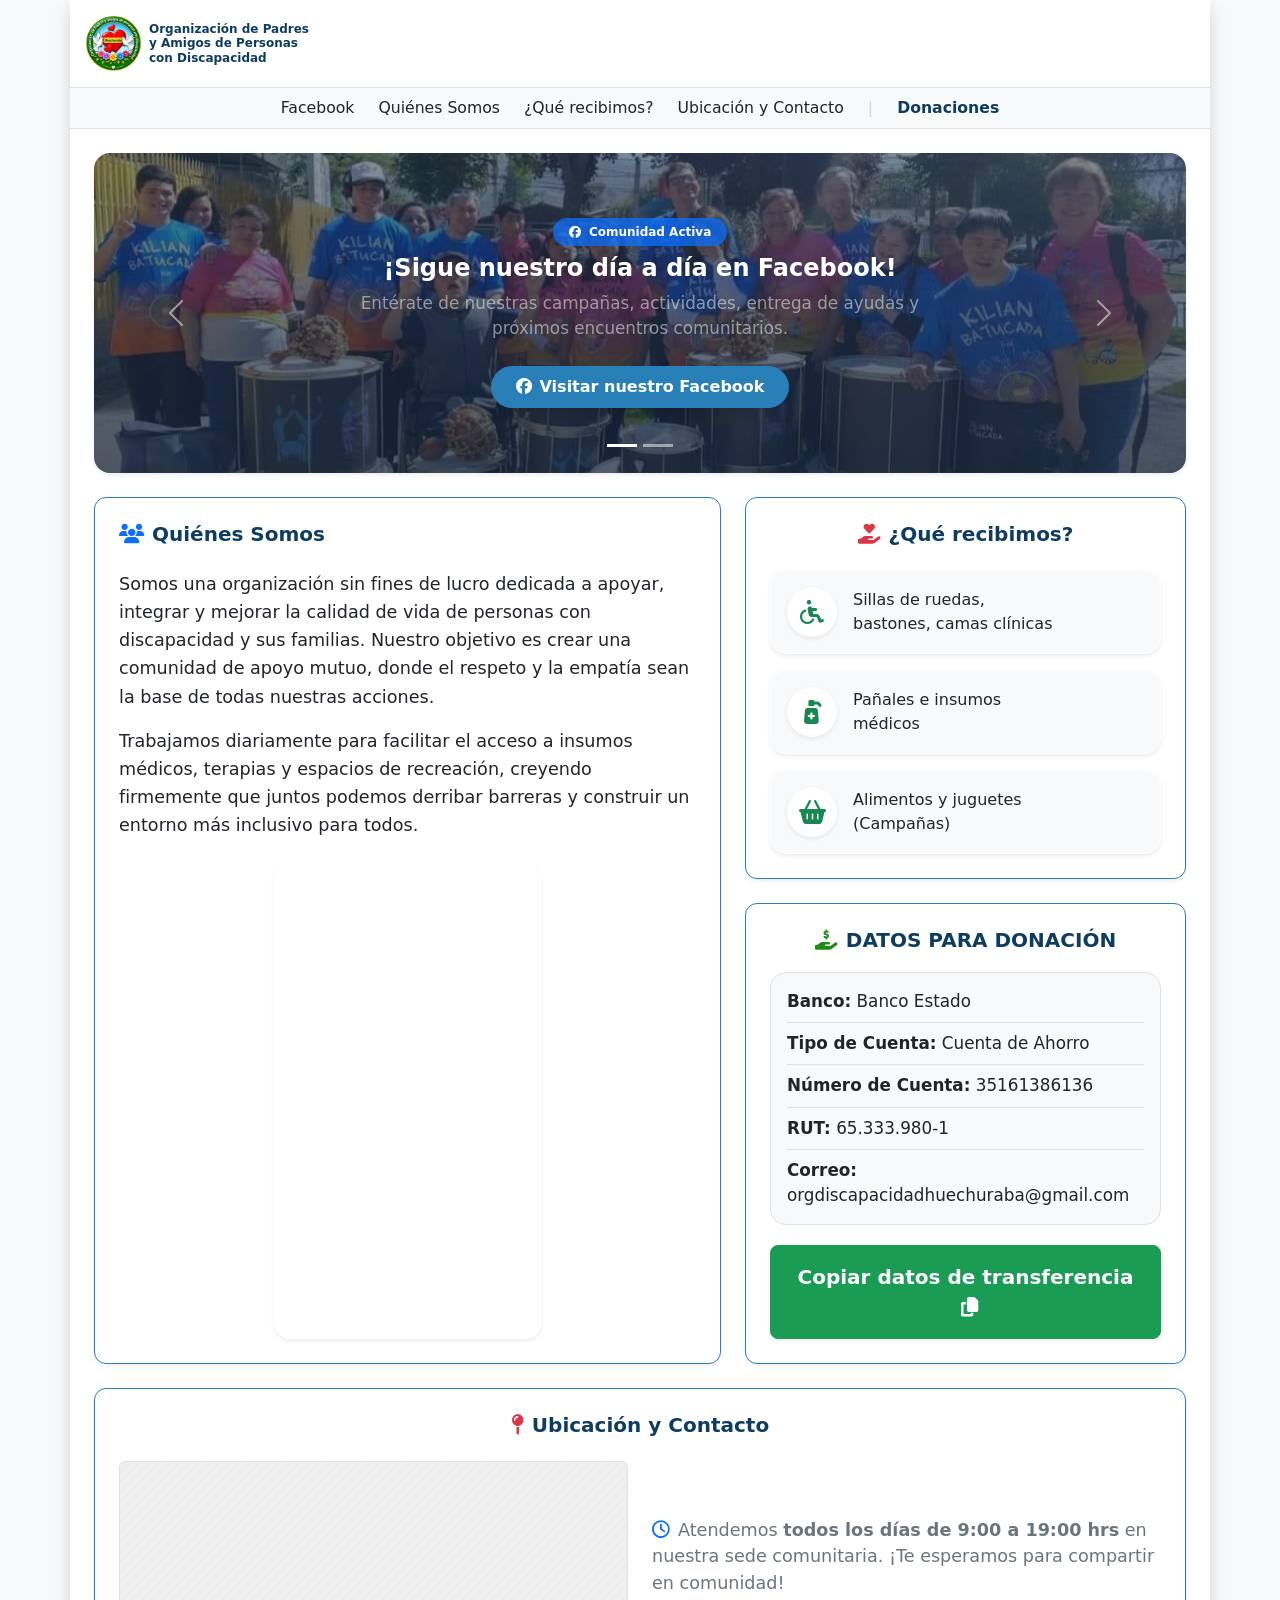
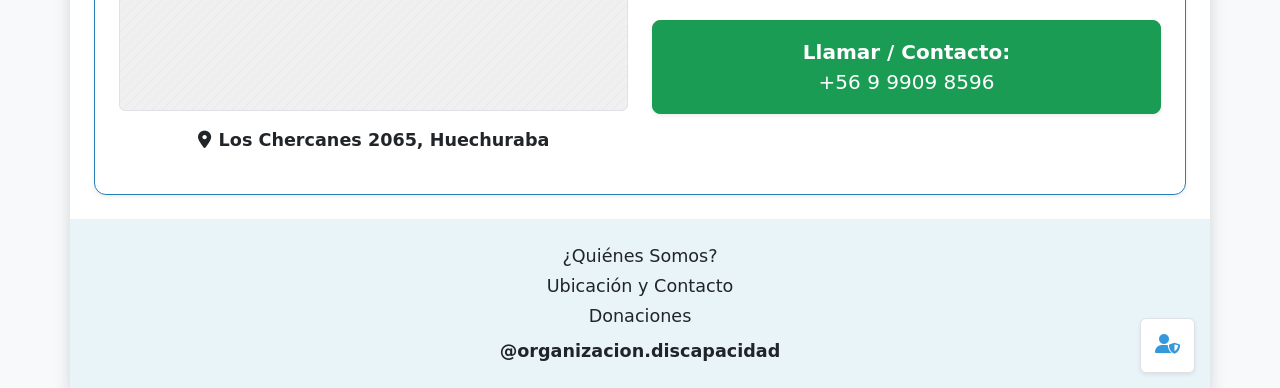
<file: Frontend/index.html>
<!DOCTYPE html>
<html lang="es">
<head>
    <meta charset="UTF-8">
    <meta name="viewport" content="width=device-width, initial-scale=1.0">
    <title>Organización Discapacidad</title>

    <!-- Vista previa al compartir (WhatsApp, Facebook, etc.) -->
    <meta name="description" content="Organización de Padres y Amigos de Personas con Discapacidad. Apoyamos, integramos y mejoramos la calidad de vida de personas con discapacidad y sus familias.">
    <meta property="og:title" content="Organización de Padres y Amigos de Personas con Discapacidad">
    <meta property="og:description" content="Apoyamos, integramos y mejoramos la calidad de vida de personas con discapacidad y sus familias.">
    <meta property="og:image" content="https://proyecto-infosoc.vercel.app/img/comunidad.jpg">
    <meta property="og:url" content="https://proyecto-infosoc.vercel.app">
    <meta property="og:type" content="website">

    <!-- Bootstrap 5 -->
    <link href="https://cdn.jsdelivr.net/npm/bootstrap@5.3.0/dist/css/bootstrap.min.css" rel="stylesheet">
    <!-- FontAwesome -->
    <link rel="stylesheet" href="https://cdnjs.cloudflare.com/ajax/libs/font-awesome/6.4.0/css/all.min.css">
    <link rel="stylesheet" href="style.css">
</head>
<body class="bg-light">

    <!-- Contenedor principal sin restricciones de zoom extrañas -->
    <div class="container bg-white shadow p-0 min-vh-100 d-flex flex-column">

        <!-- CABECERA ORIGINAL -->
        <header class="d-flex justify-content-between align-items-center p-3 border-bottom">
            <div class="d-flex align-items-center gap-2">
                <img src="img/logo.png" alt="Logo Organización" style="height: 55px; width: auto; object-fit: contain;">
                <h1 class="header-title mb-0">
                    Organización de Padres<br>y Amigos de Personas<br>con Discapacidad
                </h1>
            </div>
            <button class="btn btn-primary menu-btn d-lg-none" type="button" data-bs-toggle="offcanvas" data-bs-target="#menuLateral">
                <i class="fa-solid fa-bars fs-4"></i>
            </button>
        </header>

        <!-- MENÚ HORIZONTAL (Solo PC) -->
        <nav class="d-none d-lg-flex justify-content-center align-items-center gap-4 py-2 px-3 border-bottom bg-light">
            <a href="#seccion-feed" class="nav-link-pc text-decoration-none text-dark fw-medium">Facebook</a>
            <a href="#seccion-quienes-somos" class="nav-link-pc text-decoration-none text-dark fw-medium">Quiénes Somos</a>
            <a href="#seccion-recibimos" class="nav-link-pc text-decoration-none text-dark fw-medium">¿Qué recibimos?</a>
            <a href="#seccion-ubicacion" class="nav-link-pc text-decoration-none text-dark fw-medium">Ubicación y Contacto</a>
            <span class="text-secondary opacity-25">|</span>
            <a href="#seccion-donacion" class="nav-link-pc text-decoration-none custom-text-blue fw-bold">Donaciones</a>
        </nav>

        <main class="flex-grow-1 p-4">
            <!-- INICIO DE LA NUEVA GRILLA -->
            <div class="row g-4">

                <!-- 1. NOTICIAS TIPO CARRUSEL (Ancho completo: 12 columnas) -->
                <!-- Corregido: el id "seccion-feed" ahora está en el contenedor, así el menú funciona -->
                <!-- 1. BANNER CARRUSEL: INVITACIÓN A FACEBOOK -->
                <div class="col-12" id="seccion-feed">
                    <div id="carruselNovedades" class="carousel slide carousel-fade rounded-4 overflow-hidden shadow-sm position-relative" data-bs-ride="carousel" data-bs-interval="4500">

                        <!-- Indicadores (agrega un botón más por cada foto extra que sumes) -->
                        <div class="carousel-indicators z-3">
                            <button type="button" data-bs-target="#carruselNovedades" data-bs-slide-to="0" class="active" aria-current="true" aria-label="Foto 1"></button>
                            <button type="button" data-bs-target="#carruselNovedades" data-bs-slide-to="1" aria-label="Foto 2"></button>
                        </div>

                        <!-- Fotos de fondo (cambia las rutas por tus fotos en la carpeta img/) -->
                        <div class="carousel-inner">
                            <div class="carousel-item active">
                                <img src="img/comunidad.jpg" class="d-block w-100 object-fit-cover" alt="Nuestra comunidad" style="height: 320px;">
                            </div>
                            <div class="carousel-item">
                                <img src="img/comunidad2.jpg" class="d-block w-100 object-fit-cover" alt="Actividades de la organización" style="height: 320px;">
                            </div>
                        </div>

                        <!-- Capa fija de invitación (no se mueve al cambiar las fotos) -->
                        <!-- Capa fija de invitación (optimizada para móvil y PC) -->
                        <div class="position-absolute top-0 start-0 w-100 h-100 d-flex flex-column justify-content-center align-items-center text-center px-4 pt-3 pb-5 p-md-4 z-2"
                            style="background: linear-gradient(rgba(15, 32, 56, 0.50), rgba(15, 32, 56, 0.72)); pointer-events: none;">
                            <span class="badge rounded-pill bg-primary bg-opacity-75 px-3 py-1 py-md-2 mb-2 fw-semibold">
                                <i class="fa-brands fa-facebook me-1"></i> Comunidad Activa
                            </span>
                            <h2 class="h4 fw-bold text-white mb-2 px-3">¡Sigue nuestro día a día en Facebook!</h2>
                            <p class="text-white-50 mb-4 d-none d-sm-block" style="max-width: 560px; font-size: 1.05rem;">
                                Entérate de nuestras campañas, actividades, entrega de ayudas y próximos encuentros comunitarios.
                            </p>
                            <a href="https://www.facebook.com/organizacion.discapacidad" target="_blank" rel="noopener noreferrer"
                            class="btn btn-primary fw-bold px-3 px-md-4 py-2 rounded-pill shadow mt-2 mt-sm-0"
                            style="pointer-events: auto;">
                                <i class="fa-brands fa-facebook me-2"></i>Visitar nuestro Facebook
                            </a>
                        </div>

                        <!-- Controles Anterior / Siguiente -->
                        <button class="carousel-control-prev z-3" type="button" data-bs-target="#carruselNovedades" data-bs-slide="prev">
                            <span class="carousel-control-prev-icon" aria-hidden="true"></span>
                            <span class="visually-hidden">Anterior</span>
                        </button>
                        <button class="carousel-control-next z-3" type="button" data-bs-target="#carruselNovedades" data-bs-slide="next">
                            <span class="carousel-control-next-icon" aria-hidden="true"></span>
                            <span class="visually-hidden">Siguiente</span>
                        </button>
                    </div>
                </div>

                <!-- 2. QUIÉNES SOMOS (Izquierda: 7 columnas) -->
                <div class="col-lg-7">
                    <div class="card custom-border shadow-sm h-100" id="seccion-quienes-somos">
                        <div class="card-body p-4 d-flex flex-column">
                            <h2 class="h5 fw-bold custom-text-blue mb-4">
                                <i class="fa-solid fa-users text-primary me-2"></i>Quiénes Somos
                            </h2>
                            <p class="mb-3" style="font-size: 1.1rem; line-height: 1.6;">
                                Somos una organización sin fines de lucro dedicada a apoyar, integrar y mejorar la calidad de vida de personas con discapacidad y sus familias. Nuestro objetivo es crear una comunidad de apoyo mutuo, donde el respeto y la empatía sean la base de todas nuestras acciones.
                            </p>
                            <p class="mb-4" style="font-size: 1.1rem; line-height: 1.6;">
                                Trabajamos diariamente para facilitar el acceso a insumos médicos, terapias y espacios de recreación, creyendo firmemente que juntos podemos derribar barreras y construir un entorno más inclusivo para todos.
                            </p>

                            <!-- IMAGEN DE RELLENO (Empujada hacia abajo automáticamente) -->
                            <!-- VIDEO DE FACEBOOK -->
                            <!-- VIDEO DE FACEBOOK (Reel) -->
                            <div class="mt-auto d-flex justify-content-center">
                                <div class="rounded-4 overflow-hidden shadow-sm border border-white" style="width: 267px; height: 476px; max-width: 100%;">
                                    <iframe 
                                        src="https://www.facebook.com/plugins/video.php?height=476&href=https%3A%2F%2Fwww.facebook.com%2Freel%2F1449568905649466%2F&show_text=false&width=267&t=0" 
                                        width="267" 
                                        height="476" 
                                        style="border:none;overflow:hidden" 
                                        scrolling="no" 
                                        frameborder="0" 
                                        allowfullscreen="true" 
                                        allow="autoplay; clipboard-write; encrypted-media; picture-in-picture; web-share">
                                    </iframe>
                                </div>
                            </div>
                        </div>
                    </div>
                </div>

                <!-- 3. COLUMNA DERECHA (5 columnas): Agrupa Qué Recibimos y Donación -->
                <div class="col-lg-5 d-flex flex-column gap-4">

                    <!-- QUÉ RECIBIMOS -->
                    <div class="card custom-border shadow-sm" id="seccion-recibimos">
                        <div class="card-body p-4">
                            <h2 class="h5 text-center fw-bold custom-text-blue mb-4">
                                <i class="fa-solid fa-hand-holding-heart text-danger me-2"></i>¿Qué recibimos?
                            </h2>
                            <div class="donation-item bg-light rounded-4 p-3 mb-3 d-flex align-items-center shadow-sm border border-white">
                                <div class="bg-white rounded-circle d-flex justify-content-center align-items-center shadow-sm me-3 flex-shrink-0" style="width: 50px; height: 50px;">
                                    <i class="fa-solid fa-wheelchair text-success fs-4"></i>
                                </div>
                                <p class="mb-0 fw-medium text-dark">Sillas de ruedas,<br>bastones, camas clínicas</p>
                            </div>
                            <div class="donation-item bg-light rounded-4 p-3 mb-3 d-flex align-items-center shadow-sm border border-white">
                                <div class="bg-white rounded-circle d-flex justify-content-center align-items-center shadow-sm me-3 flex-shrink-0" style="width: 50px; height: 50px;">
                                    <i class="fa-solid fa-pump-medical text-success fs-4"></i>
                                </div>
                                <p class="mb-0 fw-medium text-dark">Pañales e insumos<br>médicos</p>
                            </div>
                            <div class="donation-item bg-light rounded-4 p-3 d-flex align-items-center shadow-sm border border-white">
                                <div class="bg-white rounded-circle d-flex justify-content-center align-items-center shadow-sm me-3 flex-shrink-0" style="width: 50px; height: 50px;">
                                    <i class="fa-solid fa-basket-shopping text-success fs-4"></i>
                                </div>
                                <p class="mb-0 fw-medium text-dark">Alimentos y juguetes<br>(Campañas)</p>
                            </div>
                        </div>
                    </div>

                    <!-- DATOS PARA DONACIÓN -->
                    <div class="card custom-border shadow-sm flex-grow-1" id="seccion-donacion">
                        <div class="card-body p-4 d-flex flex-column justify-content-between" id="datosTransferencia">
                            <h2 class="h5 text-center fw-bold custom-text-blue mb-3">
                                <i class="fa-solid fa-hand-holding-dollar me-2" style="color: rgb(33, 140, 24);"></i>DATOS PARA DONACIÓN
                            </h2>

                            <!-- Bloque de datos centrado verticalmente y ordenado -->
                            <div class="bg-light rounded-4 p-3 border my-auto">
                                <p class="mb-2 pb-2 border-bottom" style="font-size: 1.05rem;"><strong>Banco:</strong> Banco Estado</p>
                                <p class="mb-2 pb-2 border-bottom" style="font-size: 1.05rem;"><strong>Tipo de Cuenta:</strong> Cuenta de Ahorro</p>
                                <p class="mb-2 pb-2 border-bottom" style="font-size: 1.05rem;"><strong>Número de Cuenta:</strong> 35161386136</p>
                                <p class="mb-2 pb-2 border-bottom" style="font-size: 1.05rem;"><strong>RUT:</strong> 65.333.980-1</p>
                                <p class="mb-0 text-break" style="font-size: 1.05rem;"><strong>Correo:</strong> orgdiscapacidadhuechuraba@gmail.com</p>
                            </div>

                            <button type="button" id="btnCopiar" class="btn btn-success w-100 fw-bold rounded-3 shadow-sm py-3 fs-5 mt-3">
                                <span id="textoCopiar">Copiar datos de transferencia</span> <i class="fa-solid fa-copy ms-2" id="iconoCopiar"></i>
                            </button>
                            <div id="estadoCopiar" class="visually-hidden" role="status" aria-live="polite"></div>
                        </div>
                    </div>

                </div> <!-- FIN COLUMNA DERECHA -->

                <!-- 4. UBICACIÓN (Abajo, ancho completo: 12 columnas) -->
                <div class="col-12">
                    <div class="card custom-border shadow-sm" id="seccion-ubicacion">
                        <div class="card-body p-4">
                            <h2 class="h5 fw-bold custom-text-blue mb-4 text-center"><i class="fa-solid fa-map-pin text-danger me-2"></i>Ubicación y Contacto</h2>
                            <div class="row align-items-center g-4">
                                <div class="col-md-6">
                                    <div class="map-container position-relative bg-light rounded overflow-hidden border" style="height: 250px;">
                                        <iframe src="https://www.google.com/maps/embed?pb=!1m18!1m12!1m3!1d3332.5781821944092!2d-70.68681149999999!3d-33.3559683!2m3!1f0!2f0!3f0!3m2!1i1024!2i768!4f13.1!3m3!1m2!1s0x9662c71a217938c3%3A0xad1705b8289e596e!2sLos%20Chercanes%202065%2C%20Huechuraba%2C%20Regi%C3%B3n%20Metropolitana!5e0!3m2!1ses-419!2scl!4v1792864558553!5m2!1ses-419!2scl"
                                            width="600"
                                            height="450"
                                            style="border:0;"
                                            allowfullscreen=""
                                            loading="lazy"
                                            referrerpolicy="strict-origin-when-cross-origin">
                                        </iframe>
                                    </div>
                                    <p class="text-center mt-3 fw-bold" style="font-size: 1.1rem;"><i class="fa-solid fa-location-dot me-2"></i>Los Chercanes 2065, Huechuraba</p>
                                </div>
                                <div class="col-md-6 text-center text-md-start">
                                    <p class="mb-4 text-secondary" style="font-size: 1.1rem;">
                                        <i class="fa-regular fa-clock me-2 text-primary"></i>Atendemos <strong>todos los días de 9:00 a 19:00 hrs</strong> en nuestra sede comunitaria. ¡Te esperamos para compartir en comunidad!
                                    </p>
                                    <a href="tel:+569 9909 8596" class="btn btn-success fw-bold rounded-3 shadow-sm py-3 px-4 text-decoration-none text-white w-100 fs-5">
                                        Llamar / Contacto:<br><span class="fw-normal">+56 9 9909 8596</span>
                                    </a>
                                </div>
                            </div>
                        </div>
                    </div>
                </div>

            </div> <!-- FIN GRILLA -->
        </main>

        <!-- FOOTER ORIGINAL -->
        <footer class="footer-bg p-4 text-center position-relative mt-auto">
            <p class="mb-1" style="font-size: 1.1rem;">
                <a href="#seccion-quienes-somos" class="text-decoration-none text-dark">¿Quiénes Somos?</a>
            </p>
            <p class="mb-1" style="font-size: 1.1rem;">
                <a href="#seccion-ubicacion" class="text-decoration-none text-dark">Ubicación y Contacto</a>
            </p>
            <p class="mb-2" style="font-size: 1.1rem;">
                <a href="#seccion-donacion" class="text-decoration-none text-dark">Donaciones</a>
            </p>
            <p class="mb-0 fw-bold custom-text-blue" style="font-size: 1.1rem;">
                <a href="https://www.facebook.com/organizacion.discapacidad" target="_blank" class="text-decoration-none text-dark">@organizacion.discapacidad</a>
            </p>

            <a href="login.html" id="btnAccesoVoluntarios" class="admin-access text-decoration-none text-secondary bg-white rounded border shadow-sm" title="Acceso Voluntarios">
                <i class="fa-solid fa-user-shield fs-5 mb-1" style="color: #3498db;"></i>
            </a>
        </footer>

    </div>

    <!-- Menú Lateral -->
    <div class="offcanvas offcanvas-end" tabindex="-1" id="menuLateral" style="max-width: 300px;">
        <div class="offcanvas-header border-bottom">
            <h5 class="offcanvas-title fw-bold custom-text-blue">Navegación</h5>
            <button type="button" class="btn-close" data-bs-dismiss="offcanvas"></button>
        </div>
        <div class="offcanvas-body">
            <div class="list-group list-group-flush fs-5">
                <a href="#seccion-feed" class="list-group-item list-group-item-action border-0 py-3"><i class="fa-solid fa-newspaper text-primary me-3"></i>Facebook</a>
                <a href="#seccion-quienes-somos" class="list-group-item list-group-item-action border-0 py-3"><i class="fa-solid fa-users text-info me-3"></i>Quiénes Somos</a>
                <a href="#seccion-recibimos" class="list-group-item list-group-item-action border-0 py-3"><i class="fa-solid fa-hand-holding-heart text-danger me-3"></i>¿Qué recibimos?</a>
                <a href="#seccion-donacion" class="list-group-item list-group-item-action border-0 py-3"><i class="fa-solid fa-hand-holding-dollar text-success me-3"></i>Donaciones</a>
                <a href="#seccion-ubicacion" class="list-group-item list-group-item-action border-0 py-3"><i class="fa-solid fa-location-dot text-danger me-3"></i>Ubicación y Contacto</a>
            </div>
        </div>
    </div>

    <script src="https://cdn.jsdelivr.net/npm/bootstrap@5.3.0/dist/js/bootstrap.bundle.min.js"></script>
    <script src="script.js"></script>
</body>
</html>
</file>
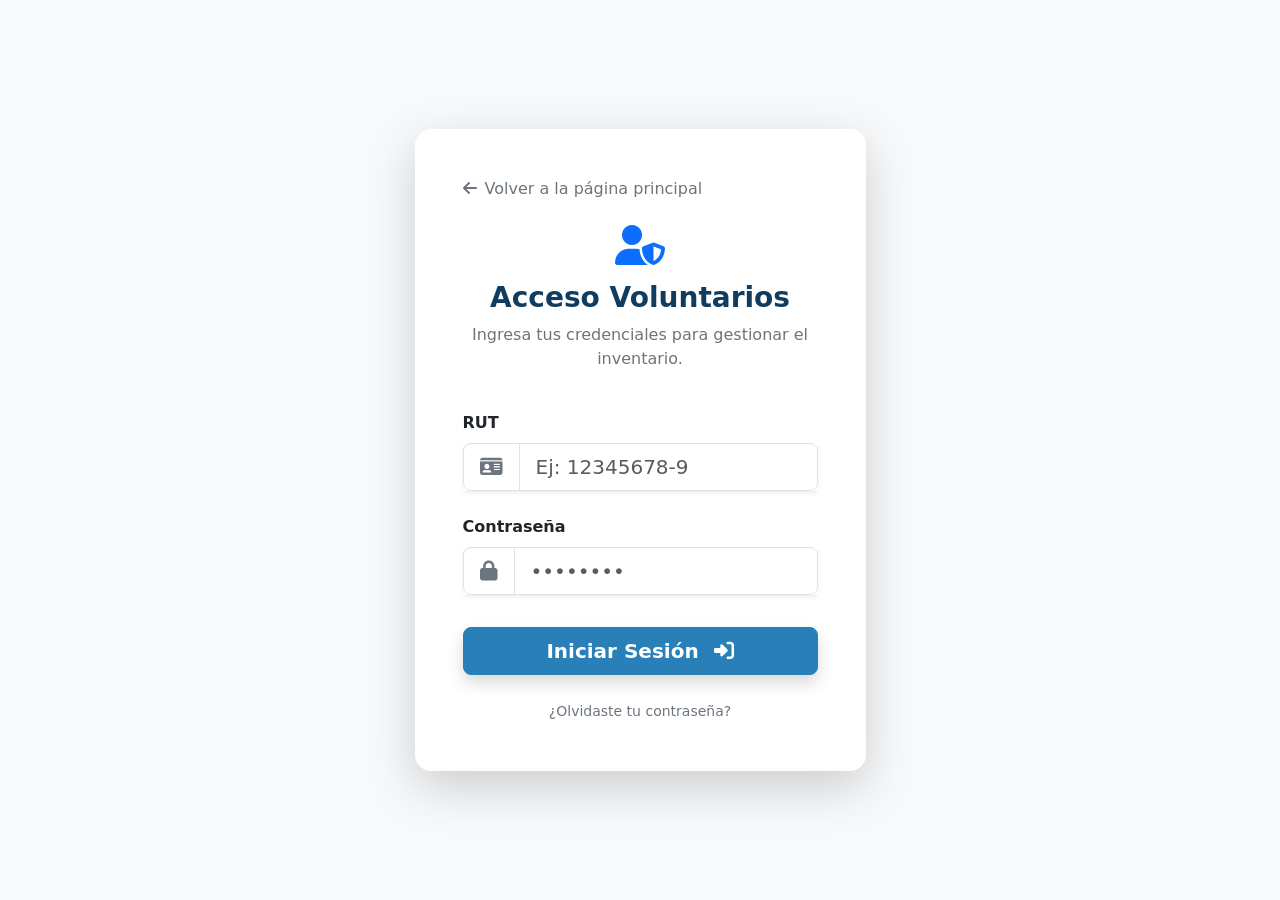
<file: Frontend/login.html>
<!DOCTYPE html>
<html lang="es">
<head>
    <meta charset="UTF-8">
    <meta name="viewport" content="width=device-width, initial-scale=1.0">
    <title>Acceso Administrativo - Organización</title>
    <!-- Bootstrap 5 -->
    <link href="https://cdn.jsdelivr.net/npm/bootstrap@5.3.0/dist/css/bootstrap.min.css" rel="stylesheet">
    <!-- FontAwesome -->
    <link rel="stylesheet" href="https://cdnjs.cloudflare.com/ajax/libs/font-awesome/6.4.0/css/all.min.css">
    <link rel="stylesheet" href="style.css">
</head>
<body class="bg-light min-vh-100 d-flex justify-content-center align-items-center">

    <div class="container">
        <div class="row justify-content-center">
            <div class="col-12 col-md-8 col-lg-5">
                
                <div class="card shadow-lg border-0 rounded-4 p-4 p-md-5">
                    
                    <!-- Botón para volver al inicio -->
                    <a href="index.html" class="text-decoration-none text-secondary mb-4 d-inline-block">
                        <i class="fa-solid fa-arrow-left me-2"></i>Volver a la página principal
                    </a>

                    <div class="text-center mb-4">
                        <i class="fa-solid fa-user-shield fs-1 text-primary mb-3"></i>
                        <h1 class="h3 fw-bold custom-text-blue">Acceso Voluntarios</h1>
                        <p class="text-secondary">Ingresa tus credenciales para gestionar el inventario.</p>
                    </div>

                    <!-- Formulario de Login -->
                    <form id="formularioLogin">
                        
                        <!-- Campo RUT -->
                        <div class="mb-4">
                            <label for="rutInput" class="form-label fw-bold">RUT</label>
                            <div class="input-group input-group-lg shadow-sm">
                                <span class="input-group-text bg-white"><i class="fa-solid fa-id-card text-secondary"></i></span>
                                <input type="text" class="form-control" id="rutInput" placeholder="Ej: 12345678-9" required>
                            </div>
                        </div>

                        <!-- Campo Contraseña -->
                        <div class="mb-4">
                            <label for="passInput" class="form-label fw-bold">Contraseña</label>
                            <div class="input-group input-group-lg shadow-sm">
                                <span class="input-group-text bg-white"><i class="fa-solid fa-lock text-secondary"></i></span>
                                <input type="password" class="form-control" id="passInput" placeholder="••••••••" required>
                            </div>
                        </div>

                        <!-- Mensaje de error oculto por defecto -->
                        <div id="mensajeError" class="alert alert-danger d-none" role="alert">
                            <i class="fa-solid fa-triangle-exclamation me-2"></i>Credenciales incorrectas.
                        </div>

                        <!-- Botón de Ingreso -->
                        <button type="submit" class="btn btn-primary btn-lg w-100 fw-bold rounded-3 shadow mt-2">
                            Iniciar Sesión <i class="fa-solid fa-right-to-bracket ms-2"></i>
                        </button>

                        <div class="text-center mt-4">
                            <a href="#" class="text-decoration-none small text-secondary" onclick="alert('Por seguridad, debes solicitar a un administrador que resetee tu clave desde el sistema. Se te dara una clave temporal y luego podrás cambiarla al ingresar.'); return false;">
                                ¿Olvidaste tu contraseña?
                            </a>
                        </div>
                    </form>

                </div>
            </div>
        </div>
    </div>

    <!-- Script de Bootstrap -->
    <script src="https://cdn.jsdelivr.net/npm/bootstrap@5.3.0/dist/js/bootstrap.bundle.min.js"></script>
    <!-- Tu archivo script.js donde programaremos la lógica -->
    <script src="script.js"></script>
</body>
</html>
</file>
<file: Frontend/style.css>
html {
    scroll-behavior: smooth;
}


/* Colores institucionales según su diseño */
.custom-text-blue { color: #0f3d61; }
.btn-primary { background-color: #2980b9; border-color: #2980b9; }
.btn-success { background-color: #1a9c54; border-color: #1a9c54; }
.btn-success:hover { background-color: #147a42; border-color: #147a42; }

/* Tipografía de la cabecera */
.header-title {
    font-size: 0.75rem;
    font-weight: 700;
    color: #0f3d61;
    line-height: 1.2;
}

/* Bordes curvos azules de las tarjetas */
.custom-border {
    border: 1.5px solid #2980b9;
    border-radius: 12px;
}

/* Sección FEED */
.feed-overlay {
    background: linear-gradient(to top, rgba(15, 61, 97, 0.9) 0%, rgba(15, 61, 97, 0) 100%);
}

/* Placeholder del mapa */
.map-container {
    height: 140px;
    background-image: url('data:image/svg+xml;utf8,<svg xmlns="http://www.w3.org/2000/svg" width="10" height="10"><rect width="10" height="10" fill="%23f0f0f0"/><path d="M0 10 L10 0" stroke="%23e0e0e0" stroke-width="0.5"/></svg>');
}

/* Fondo del footer */
.footer-bg {
    background-color: #e8f4f8; /* Azul muy clarito */
    color: #444;
}

/* Botón flotante para voluntarios en el footer */
.admin-access {
    position: absolute;
    bottom: 15px;
    right: 15px;
    width: 55px;
    height: 55px;
    display: flex;
    flex-direction: column;
    justify-content: center;
    align-items: center;
    text-align: center;
    transition: transform 0.2s;
}
.admin-access:hover {
    transform: scale(1.05);
}

/* Estilo minimalista e interactivo para la lista de donaciones */
.donation-item {
    transition: transform 0.2s ease, box-shadow 0.2s ease;
}

.donation-item:hover {
    transform: translateY(-3px);
    box-shadow: 0 0.5rem 1rem rgba(0,0,0,0.1) !important;
}

.nav-link-pc {
    transition: color 0.2s ease;
    font-size: 0.98rem;
}

.nav-link-pc:hover {
    color: #2e86c1 !important;
}
</file>
